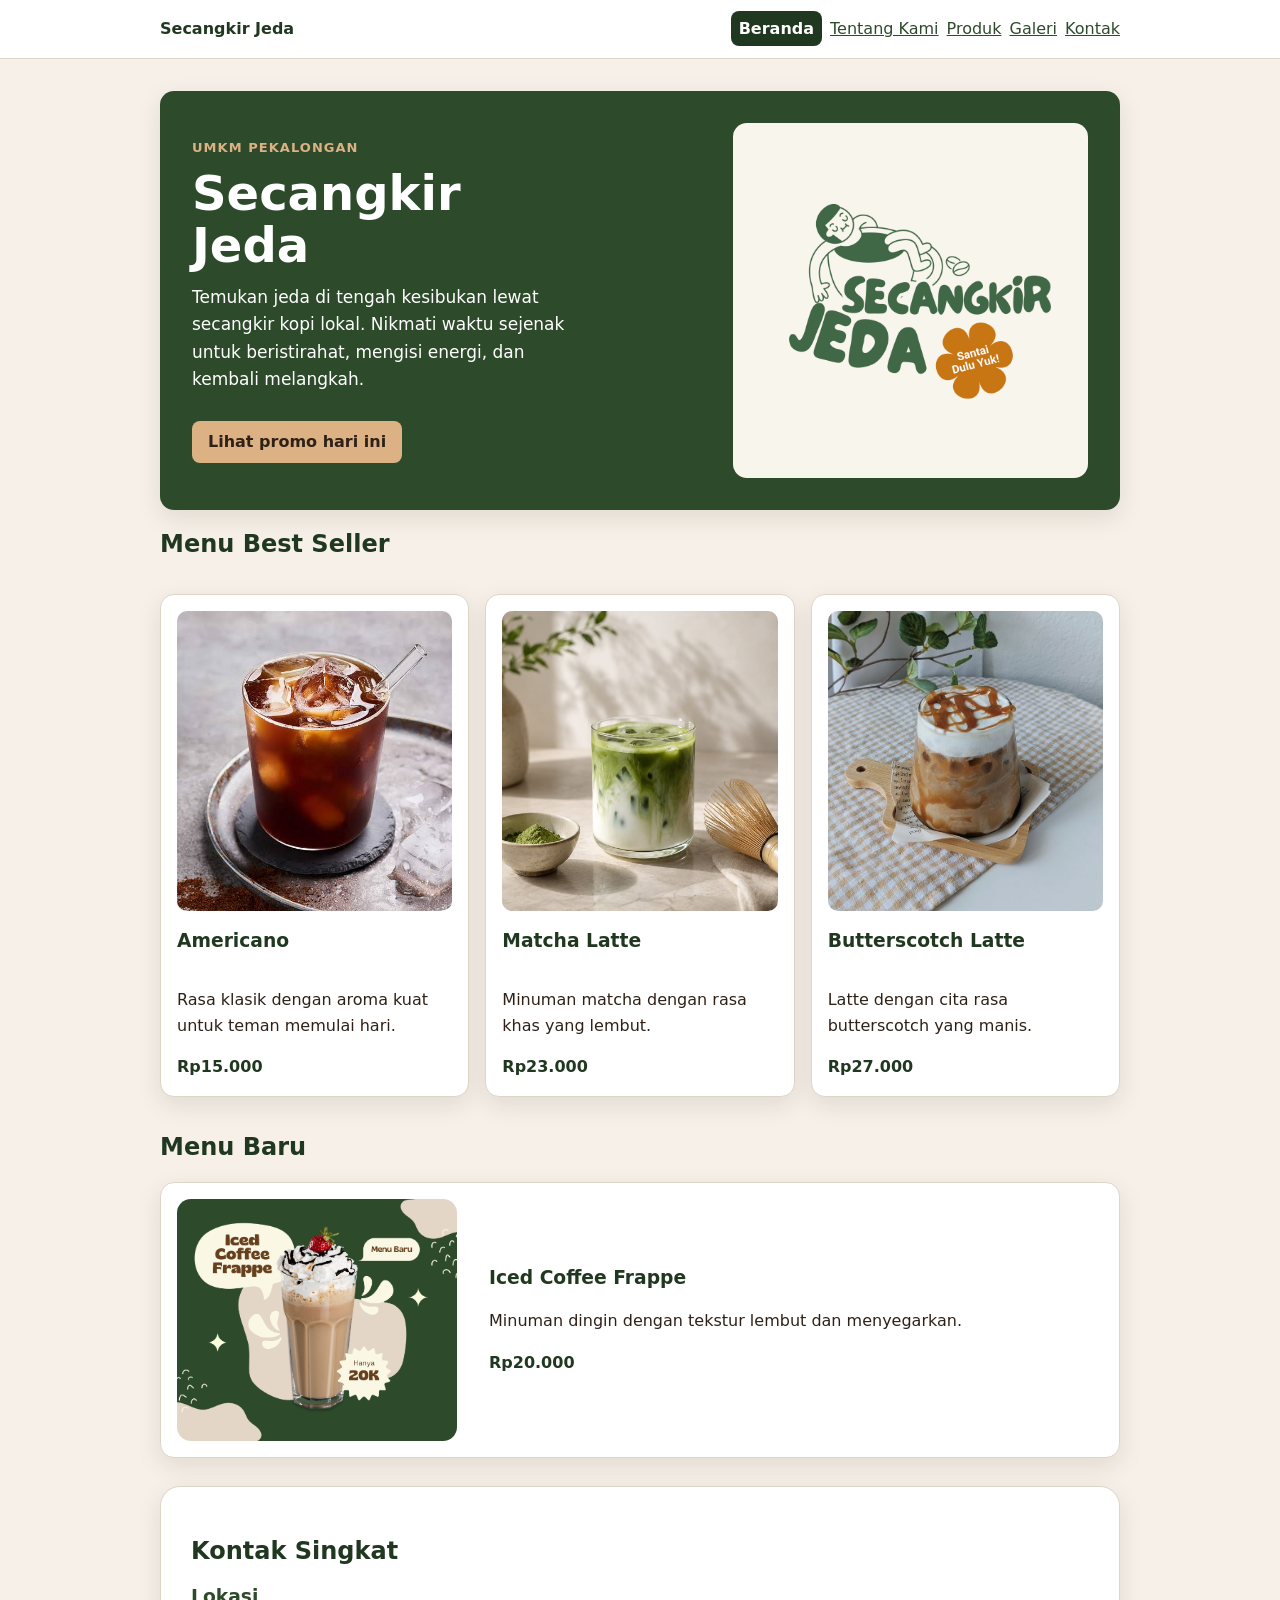
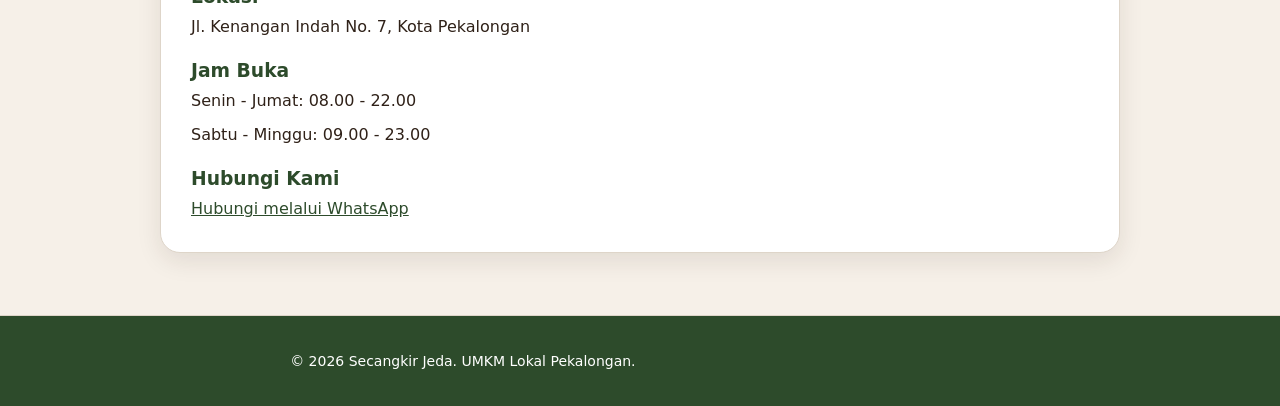
<file: index.html>
<!DOCTYPE html>
<html lang="id">
<head>
    <meta charset="UTF-8">
    <meta name="viewport" content="width=device-width, initial-scale=1">
    <title>Secangkir Jeda - Website UMKM</title>
    <link rel="stylesheet" href="css/style.css">
    <script src="js/app.js" defer></script>
</head>

<body>
    <a class="skip-link" href="#main-content">Lewati ke konten utama</a>
    <header class="site-header">
        <nav class="nav" aria-label="Navigasi utama">
            <a class="brand" href="index.html">Secangkir Jeda</a>
            <button class="menu-toggle" id="menuToggle" type="button" aria-label="Buka menu navigasi" aria-expanded="false" aria-controls="navMenu">☰</button>
            <ul class="nav-menu" id="navMenu">
                <li><a aria-current="page" href="index.html">Beranda</a></li>
                <li><a href="tentang.html">Tentang Kami</a></li>
                <li><a href="produk.html">Produk</a></li>
                <li><a href="galeri.html">Galeri</a></li>
                <li><a href="kontak.html">Kontak</a></li>
            </ul>
        </nav>
    </header>

    <main id="main-content" class="page">
        <section class="hero" aria-labelledby="hero-title">
            <div class="hero-content">
                <p class="eyebrow">UMKM Pekalongan</p>
                <h1 id="hero-title">Secangkir Jeda</h1>
                <p>Temukan jeda di tengah kesibukan lewat secangkir kopi lokal. Nikmati waktu sejenak untuk beristirahat, mengisi energi, dan kembali melangkah.
                </p>
                <button id="promoButton" type="button">Lihat promo hari ini
                </button>
            </div>
             </div>
            <img class="hero-image" src="assets/images/secangkir_jeda.png" width="640" height="360" alt="Etalase Kopi Nusa berisi kemasan kopi lokal" />
        </section>

        <section class="products" aria-label="Menu Best Seller">
            <h2>Menu Best Seller</h2>
                <div class="product-grid">
                    <article class="product-card">
                        <img src="assets/images/americano.jpeg" alt="Americano">
                        <h3>Americano</h3>
                        <p>Rasa klasik dengan aroma kuat untuk teman memulai hari.</p>
                        <span class="price">Rp15.000</span>
                    </article>

                    <article class="product-card">
                        <img src="assets/images/matcha.jpg" alt="Matcha Latte">
                        <h3>Matcha Latte</h3>
                        <p>Minuman matcha dengan rasa khas yang lembut.</p>
                        <span class="price">Rp23.000</span>
                    </article>

                    <article class="product-card">
                        <img src="assets/images/butterscotch.jpeg" alt="Butterscotch Latte">
                        <h3>Butterscotch Latte</h3>
                        <p>Latte dengan cita rasa butterscotch yang manis.</p>
                        <span class="price">Rp27.000</span>
                    </article>
                </div>
        </section>

        <section class="products" aria-label="Menu Baru">
            <h2>Menu Baru</h2>
            <div class="product-list">
                <article class="product-card frappe-card">
                    <img src="assets/images/frappe.png" alt="Frappe">
                    <div>
                    <h3>Iced Coffee Frappe</h3>
                    <p>Minuman dingin dengan tekstur lembut dan menyegarkan.</p>
                    <p class="price">Rp20.000</p>
                    </div>
                </article>
            </div>
        </section>

        <section
            class="contact-section"
            id="kontak"
            aria-labelledby="kontak-title"
        >

            <h2 id="kontak-title">
                Kontak Singkat
            </h2>
            <h3>Lokasi</h3>
            <p>
                Jl. Kenangan Indah No. 7, Kota Pekalongan
            </p>
            <h3>Jam Buka</h3>
            <p>
                Senin - Jumat: 08.00 - 22.00
            </p>
            <p>
                Sabtu - Minggu: 09.00 - 23.00
            </p>
            <h3>Hubungi Kami</h3>
            <a href="https://wa.me/847584729843">Hubungi melalui WhatsApp</a>
        </section>

    </main>

    <footer class="site-footer">
        <div class="page">
            <p>
                &copy; 2026 Secangkir Jeda. UMKM Lokal Pekalongan.
            </p>
        </div>
    </footer>

    <script src="js/script.js"></script>

</body>
</html>
</file>
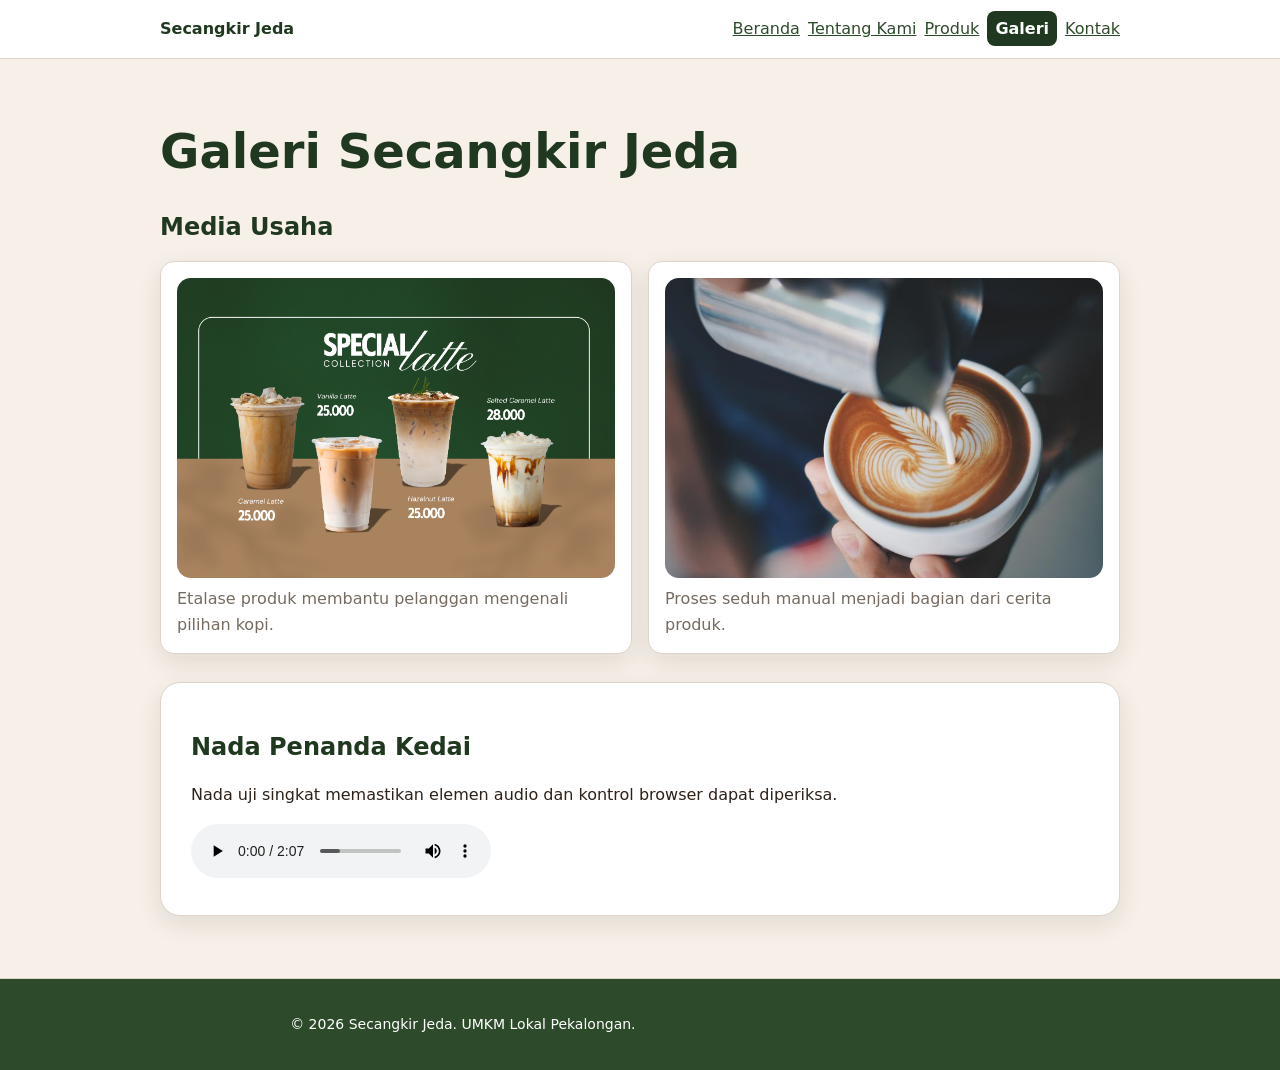
<file: galeri.html>
<!doctype html>
<html lang="id">
  <head>
    <meta charset="utf-8" />
    <meta name="viewport" content="width=device-width, initial-scale=1" />
    <title>Produk Kopi Nusa - Website UMKM</title>
    <link rel="stylesheet" href="css/style.css" />
    <script src="js/app.js" defer></script>
  </head>

  <body>
    <a class="skip-link" href="#konten">Lewati ke konten utama</a>
    <header class="site-header">
       <nav class="nav" aria-label="Navigasi utama">
            <a class="brand" href="index.html">Secangkir Jeda</a>
            <button class="menu-toggle" id="menuToggle" type="button" aria-label="Buka menu navigasi" aria-expanded="false" aria-controls="navMenu">☰</button>
            <ul class="nav-menu" id="navMenu">
                <li><a href="index.html">Beranda</a></li>
                <li><a href="tentang.html">Tentang Kami</a></li>
                <li><a href="produk.html">Produk</a></li>
                <li><a aria-current="page" href="galeri.html">Galeri</a></li>
                <li><a href="kontak.html">Kontak</a></li>
            </ul>
        </nav>
    </header>
    
      <main id="konten" class="page">
        <h1>Galeri Secangkir Jeda</h1>
        <section aria-labelledby="media-title">
            <h2 id="media-title">Media Usaha</h2>
            <div class="gallery-grid">
                <figure class="media-card">
                    <img
                        src="assets/images/latte.png"
                        alt="Etalase Secangkir Jeda berisi kemasan kopi lokal"
                        class="latte-image"
                    />
                    <figcaption>
                        Etalase produk membantu pelanggan mengenali pilihan kopi.
                    </figcaption>
                </figure>

                <figure class="media-card">
                    <img
                        src="assets/images/proses_seduh.jpeg"
                        width="640"
                        height="360"
                        loading="lazy"
                        alt="Barista menuang air panas ke dripper kopi"
                        class="process-image"
                    />
                    <figcaption>
                        Proses seduh manual menjadi bagian dari cerita produk.
                    </figcaption>
                </figure>
            </div>
        </section>

      <section class="products-section" aria-labelledby="audio-title">
          <h2 id="audio-title">Nada Penanda Kedai</h2>

          <p id="audio-note">
              Nada uji singkat memastikan elemen audio dan kontrol browser dapat diperiksa.
          </p>

          <audio
              controls
              aria-describedby="audio-note"
              src="assets/audio/cafe-music.mp3"
          >
              Browser Anda tidak mendukung pemutar audio.
          </audio>
      </section>

  </main>

    <footer class="site-footer">
        <div class="page">
            <p>&copy; 2026 Secangkir Jeda. UMKM Lokal Pekalongan.</p>
        </div>
    </footer>
    <script src="js/script.js"></script>
  </body>
</html>
</file>
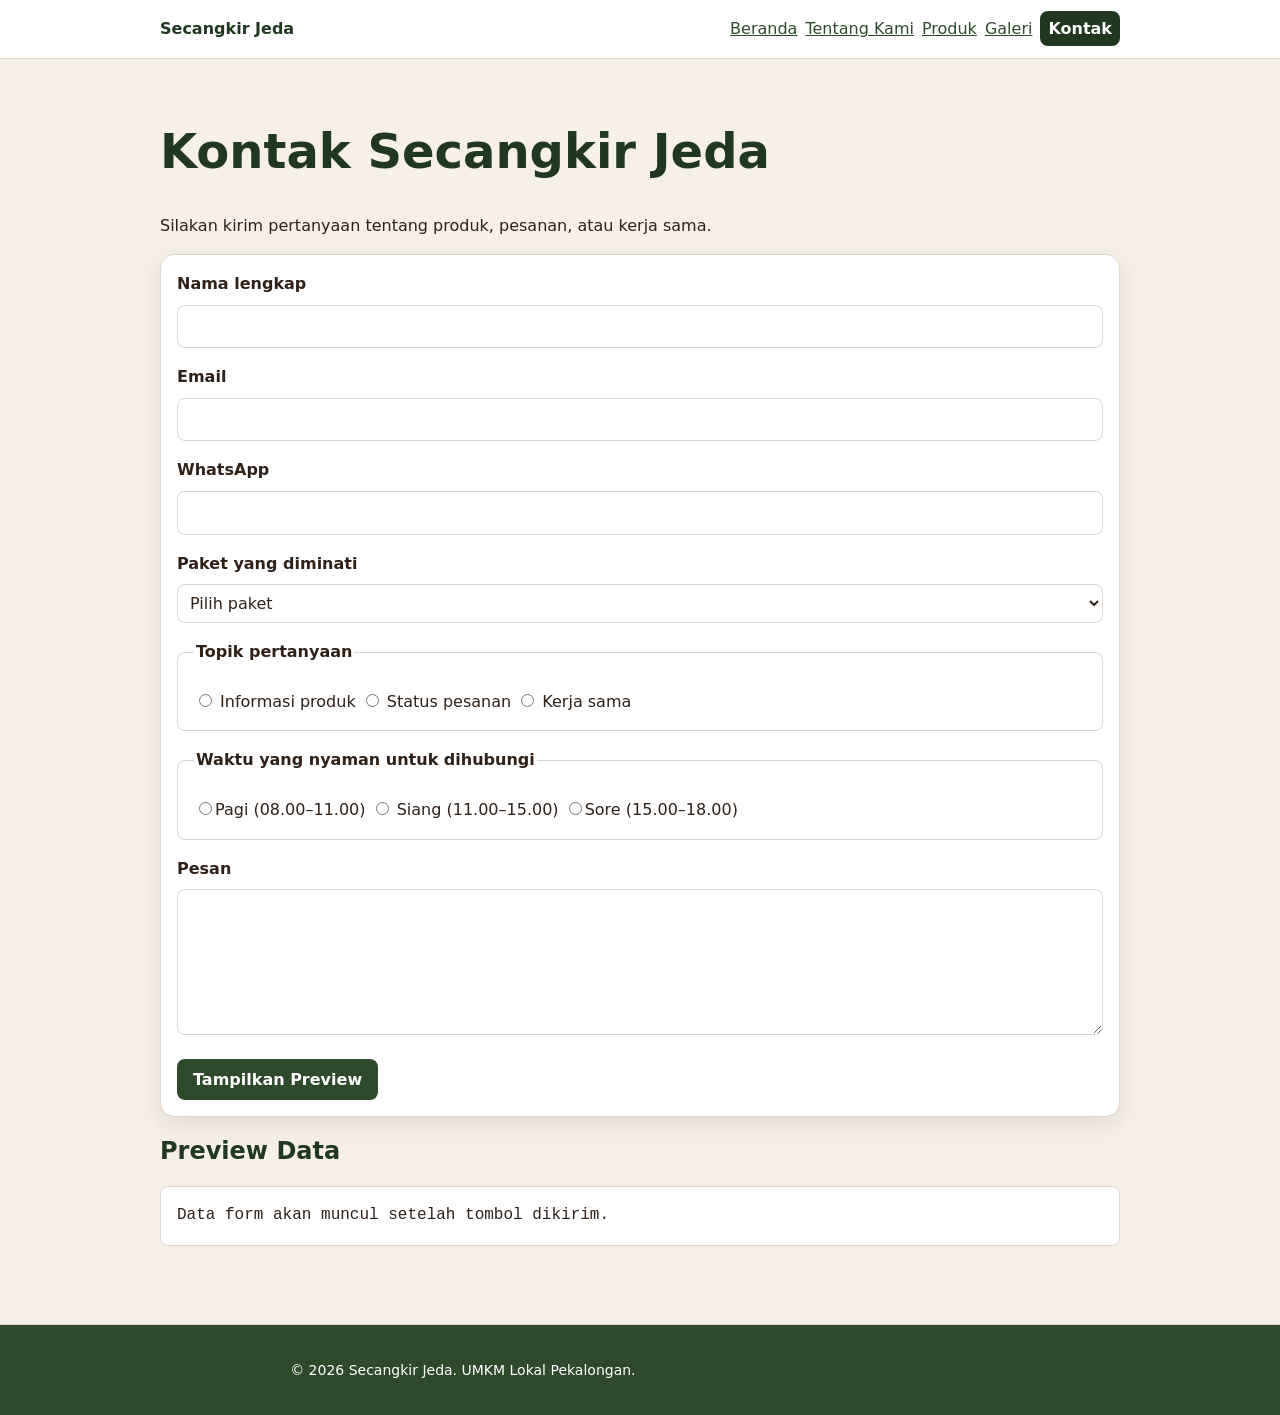
<file: kontak.html>
<!doctype html>
<html lang="id">
  <head>
    <meta charset="utf-8" />
    <meta name="viewport" content="width=device-width, initial-scale=1" />
    <title>Kontak Secangkir Jeda - Website UMKM</title>
    <link rel="stylesheet" href="css/style.css" />
    <script src="js/form.js" defer></script>
    <script src="js/app.js" defer></script>
  </head>
  <body>
    <a class="skip-link" href="#konten">Lewati ke konten utama</a>
    <header class="site-header">
        <nav class="nav" aria-label="Navigasi utama">
            <a class="brand" href="index.html">Secangkir Jeda</a>
            <button class="menu-toggle" id="menuToggle" type="button" aria-label="Buka menu navigasi" aria-expanded="false" aria-controls="navMenu">☰</button>
            <ul class="nav-menu" id="navMenu">
                <li><a href="index.html">Beranda</a></li>
                <li><a href="tentang.html">Tentang Kami</a></li>
                <li><a href="produk.html">Produk</a></li>
                <li><a href="galeri.html">Galeri</a></li>
                <li><a aria-current="page" href="kontak.html">Kontak</a></li>
            </ul>
        </nav>
    </header>
    <main id="konten" class="page">
      <h1>Kontak Secangkir Jeda</h1>
      <p>Silakan kirim pertanyaan tentang produk, pesanan, atau kerja sama.</p>
        <form id="form-kontak" action="#" method="post">
            <div class="field">
                <label for="nama">Nama lengkap</label>
                <input id="nama" name="nama" type="text" autocomplete="name" required minlength="3" />
            </div>

            <div class="field">
                <label for="email">Email</label>
                <input id="email" name="email" type="email" autocomplete="email" required />
            </div>

            <div class="field">
                <label for="whatsapp">WhatsApp</label>
                <input id="whatsApp" name="whatsApp" type="tel" autocomplete="whatsApp" required />
            </div>

        <div class="field">
            <label for="paket">Paket yang diminati</label>
            <select id="paket" name="paket" required>
                <option value="">Pilih paket</option>
                <option value="rumahan">Paket rumahan</option>
                <option value="kantor">Paket kantor</option>
                <option value="reseller">Paket reseller</option>
            </select>
        </div>

        <fieldset>
            <legend>Topik pertanyaan</legend>
            <label><input type="radio" name="topik" value="produk" required /> Informasi produk</label>
            <label><input type="radio" name="topik" value="pesanan" /> Status pesanan</label>
            <label><input type="radio" name="topik" value="kerja-sama" /> Kerja sama</label>
        </fieldset>

        <fieldset>
            <legend>Waktu yang nyaman untuk dihubungi</legend>
            <label><input type="radio" name="waktu-kontak" value="pagi" required />Pagi (08.00–11.00)</label>
            <label><input type="radio" name="waktu-kontak" value="siang" /> Siang (11.00–15.00)</label>
            <label><input type="radio" name="waktu-kontak" value="sore" />Sore (15.00–18.00)</label>
        </fieldset>

        <div class="field">
            <label for="pesan">Pesan</label>
            <textarea id="pesan" name="pesan" rows="5" required minlength="10"></textarea>
        </div>

        <button type="submit">Tampilkan Preview</button>
        </form>

        <section aria-labelledby="preview-title">
            <h2 id="preview-title">Preview Data</h2>
            <pre id="preview-form" aria-live="polite">Data form akan muncul setelah tombol dikirim.</pre>
        </section>
    </main>
    <footer class="site-footer">
        <div class="page">
            <p>
                &copy; 2026 Secangkir Jeda. UMKM Lokal Pekalongan.
            </p>
        </div>
    </footer>
    <script src="js/script.js"></script>
  </body>
</html>
</file>
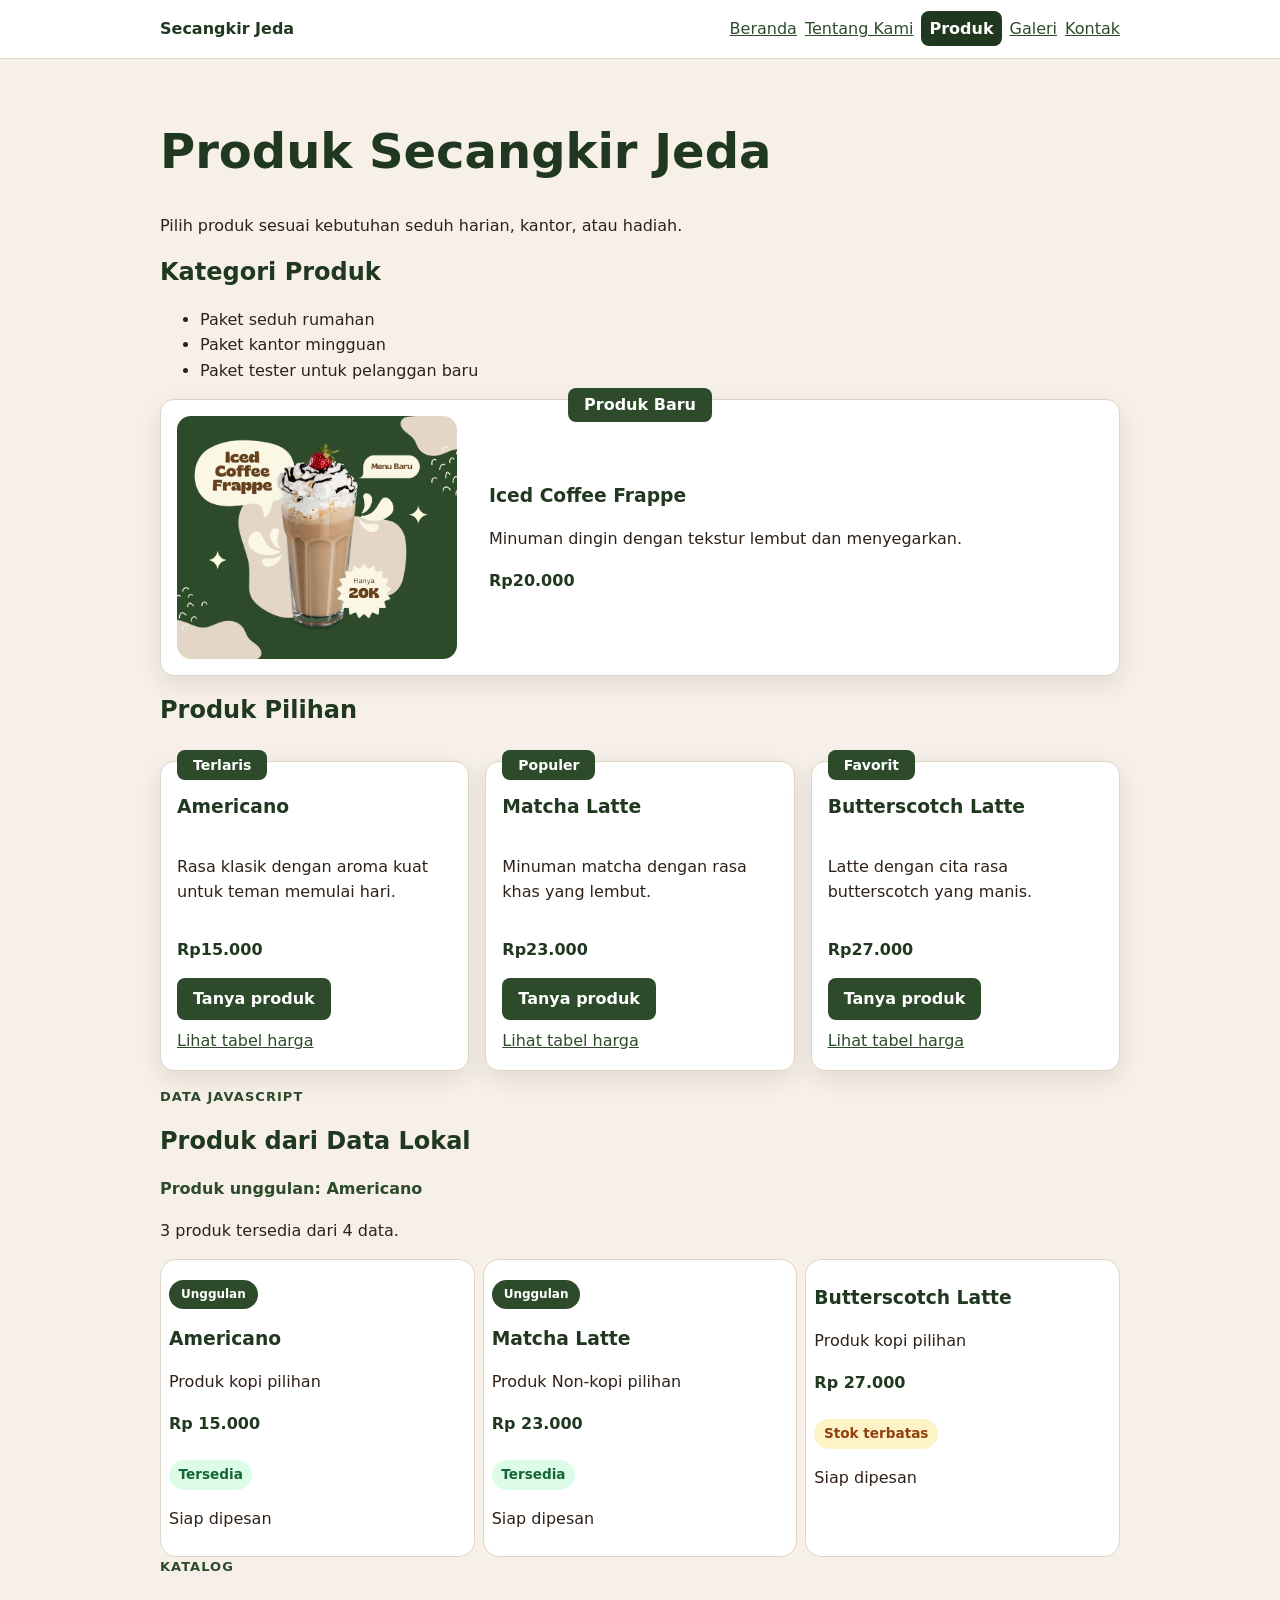
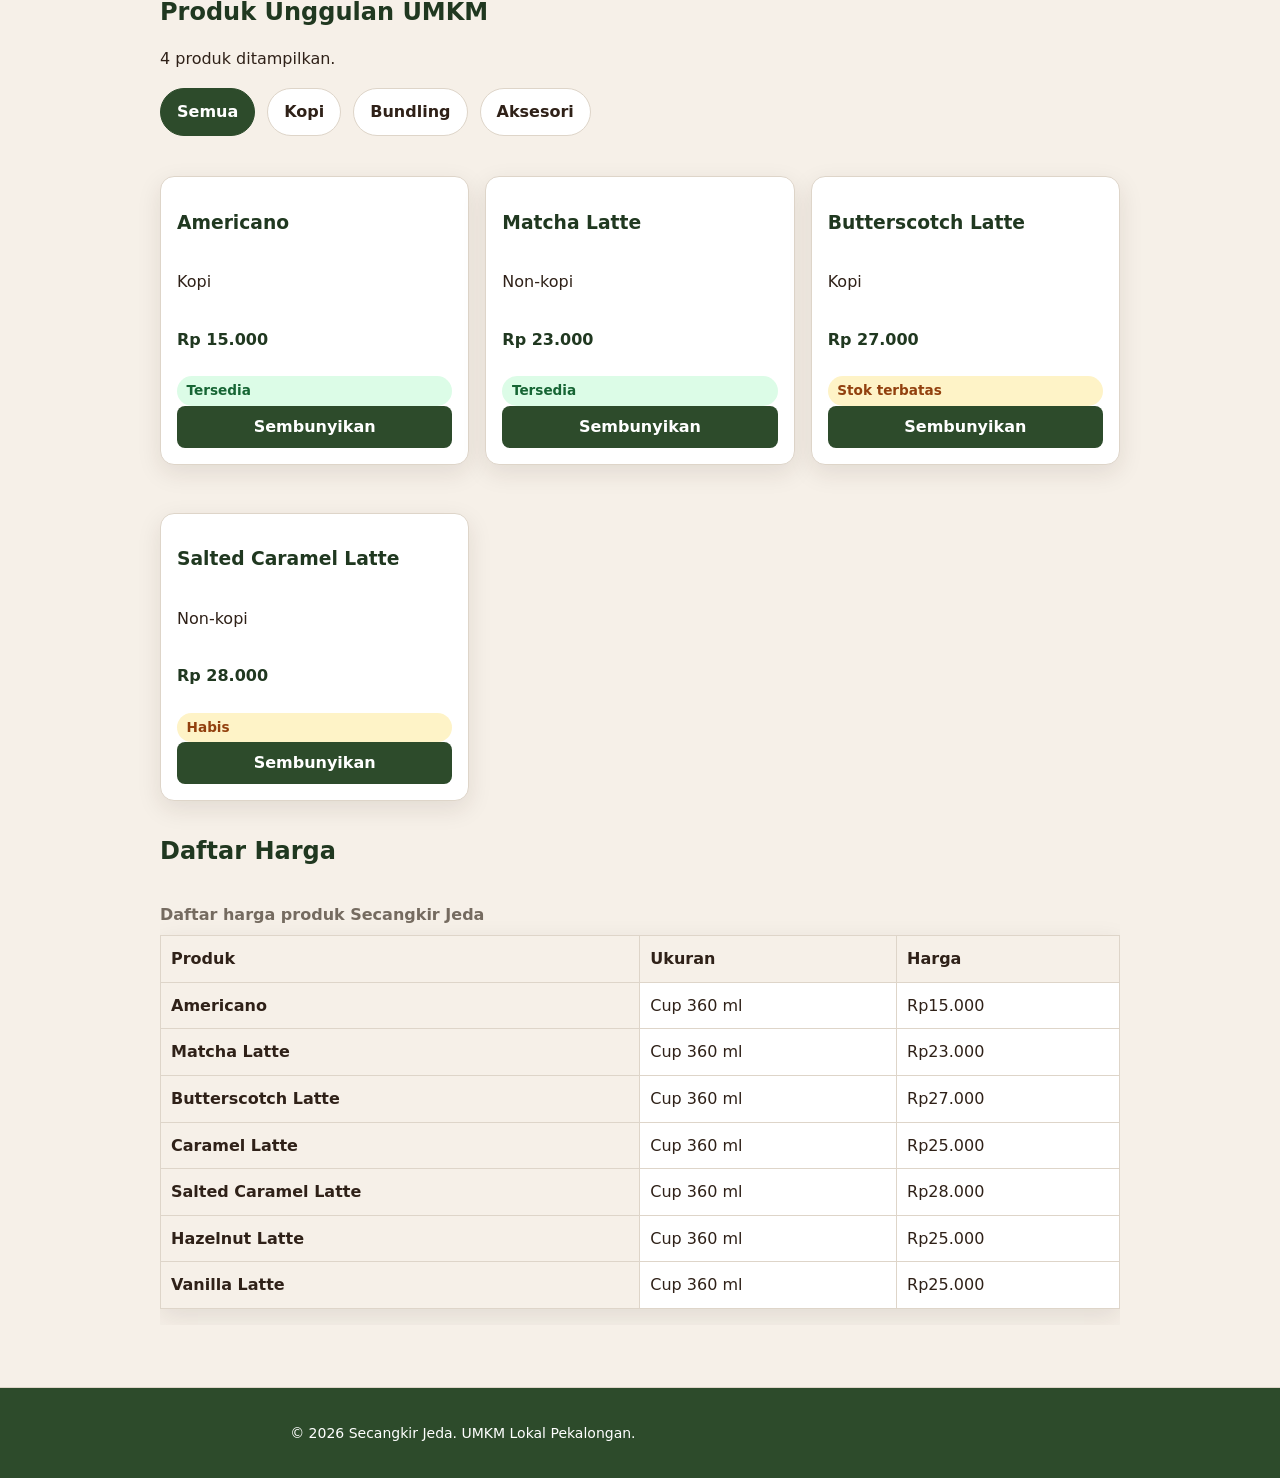
<file: produk.html>
<!doctype html>
<html lang="id">
  <head>
    <meta charset="utf-8" />
    <meta name="viewport" content="width=device-width, initial-scale=1" />
    <title>Produk Secangkir Jeda - Website UMKM</title>
    <link rel="stylesheet" href="css/style.css" />
    <script src="js/app.js" defer></script>
  </head>

  <body>
    <a class="skip-link" href="#konten">Lewati ke konten utama</a>
    <header class="site-header">
        <nav class="nav" aria-label="Navigasi utama">
            <a class="brand" href="index.html">Secangkir Jeda</a>
            <button class="menu-toggle" id="menuToggle" type="button" aria-label="Buka menu navigasi" 
            aria-expanded="false" aria-controls="navMenu">☰</button>
            <ul class="nav-menu" id="navMenu">
                <li><a href="index.html">Beranda</a></li>
                <li><a href="tentang.html">Tentang Kami</a></li>
                <li><a aria-current="page" href="produk.html">Produk</a></li>
                <li><a href="galeri.html">Galeri</a></li>
                <li><a href="kontak.html">Kontak</a></li>
            </ul>
        </nav>
    </header>

    <main id="konten" class="page">
      <h1>Produk Secangkir Jeda</h1>
      <p>Pilih produk sesuai kebutuhan seduh harian, kantor, atau hadiah.</p>

      <section aria-labelledby="kategori-title">
        <h2 id="kategori-title">Kategori Produk</h2>
        <ul>
          <li>Paket seduh rumahan</li>
          <li>Paket kantor mingguan</li>
          <li>Paket tester untuk pelanggan baru</li>
        </ul>
      </section>

      <section class="products" aria-labelledby="produk-baru-title">
        <div class="product-list">
          <article class="product-card frappe-card">
            <span class="frappe-badge">Produk Baru</span>
            <img src="assets/images/frappe.png" alt="Iced Coffee Frappe">
            <div>
              <h3>Iced Coffee Frappe</h3>
              <p>Minuman dingin dengan tekstur lembut dan menyegarkan.</p>
              <p class="price">Rp20.000</p>
            </div>
          </article>
        </div>
      </section>

      <section aria-labelledby="produk-pilihan-title">
        <h2 id="produk-pilihan-title">Produk Pilihan</h2>
        <div class="product-grid">
          <article class="product-card">
            <span class="product-badge">Terlaris</span>
            <h3>Americano</h3>
            <p>Rasa klasik dengan aroma kuat untuk teman memulai hari.</p>
            <p class="price">Rp15.000</p>
            <div class="card-actions">
              <a class="button" href="kontak.html">Tanya produk</a>
              <a href="#harga-title">Lihat tabel harga</a>
            </div>
          </article>

          <article class="product-card">
            <span class="product-badge">Populer</span>
            <h3>Matcha Latte</h3>
            <p>Minuman matcha dengan rasa khas yang lembut.</p>
            <p class="price">Rp23.000</p>
            <div class="card-actions">
              <a class="button" href="kontak.html">Tanya produk</a>
              <a href="#harga-title">Lihat tabel harga</a>
            </div>
          </article>

          <article class="product-card">
            <span class="product-badge">Favorit</span>
            <h3>Butterscotch Latte</h3>
            <p>Latte dengan cita rasa butterscotch yang manis.</p>
            <p class="price">Rp27.000</p>
            <div class="card-actions">
              <a class="button" href="kontak.html">Tanya produk</a>
              <a href="#harga-title">Lihat tabel harga</a>
            </div>
          </article>
        </div>
      </section>

      <section class="section" aria-labelledby="produk-dinamis-title">
        <div class="section-header">
          <p class="eyebrow">Data JavaScript</p>
          <h2 id="produk-dinamis-title">Produk dari Data Lokal</h2>
          <p id="produk-unggulan">Produk unggulan akan ditentukan melalui JavaScript.</p>
          <p id="produk-ringkasan">Data produk akan dimuat melalui JavaScript.</p>
        </div>
        <div id="produk-dinamis" class="js-product-grid"></div>
      </section>

      <section class="product-section" aria-labelledby="produk-title">
        <div class="section-heading">
          <p class="eyebrow">Katalog</p>
          <h2 id="produk-title">Produk Unggulan UMKM</h2>
          <p id="produk-status" class="produk-status">Produk belum dimuat.</p>
        </div>

        <div class="filter-bar" aria-label="Filter kategori produk">
          <button type="button" class="filter-button is-active" data-filter="Semua">Semua</button>
          <button type="button" class="filter-button" data-filter="Kopi">Kopi</button>
          <button type="button" class="filter-button" data-filter="Bundling">Bundling</button>
          <button type="button" class="filter-button" data-filter="Aksesori">Aksesori</button>
        </div>

        <div id="produk-grid" class="product-grid" aria-live="polite"></div>
      </section>

      <section aria-labelledby="harga-title">
        <h2 id="harga-title">Daftar Harga</h2>

        <div class="table-scroll" role="region" aria-labelledby="daftar-harga-caption" tabindex="0">
          <table>
            <caption id="daftar-harga-caption">Daftar harga produk Secangkir Jeda</caption>
            <thead>
              <tr>
                <th scope="col">Produk</th>
                <th scope="col">Ukuran</th>
                <th scope="col">Harga</th>
              </tr>
            </thead>

            <tbody>
              <tr>
                <th scope="row">Americano</th>
                <td>Cup 360 ml</td>
                <td>Rp15.000</td>
              </tr>

              <tr>
                <th scope="row">Matcha Latte</th>
                <td>Cup 360 ml</td>
                <td>Rp23.000</td>
              </tr>

              <tr>
                <th scope="row">Butterscotch Latte</th>
                <td>Cup 360 ml</td>
                <td>Rp27.000</td>
              </tr>

              <tr>
                <th scope="row">Caramel Latte</th>
                <td>Cup 360 ml</td>
                <td>Rp25.000</td>
              </tr>

              <tr>
                <th scope="row">Salted Caramel Latte</th>
                <td>Cup 360 ml</td>
                <td>Rp28.000</td>
              </tr>

              <tr>
                <th scope="row">Hazelnut Latte</th>
                <td>Cup 360 ml</td>
                <td>Rp25.000</td>
              </tr>

              <tr>
                <th scope="row">Vanilla Latte</th>
                <td>Cup 360 ml</td>
                <td>Rp25.000</td>
              </tr>
            </tbody>
          </table>
        </div>
      </section>
    </main>

    <footer class="site-footer">
        <div class="page">
            <p>
                &copy; 2026 Secangkir Jeda. UMKM Lokal Pekalongan.
            </p>
        </div>
    </footer>
    <script src="js/script.js"></script>
  </body>
</html>
</file>
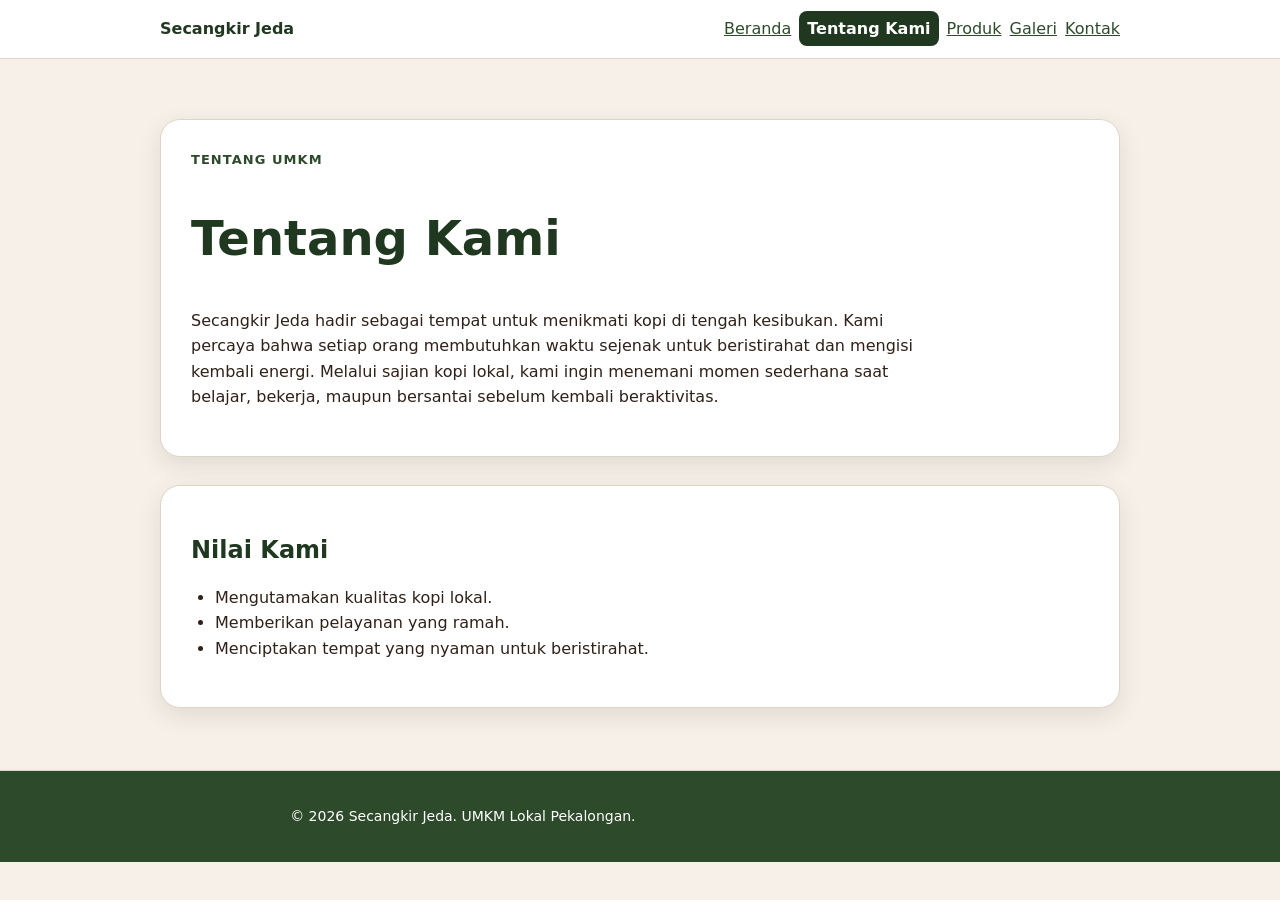
<file: tentang.html>
<!DOCTYPE html>
<html lang="id">

<head>
    <meta charset="UTF-8">
    <meta name="viewport" content="width=device-width, initial-scale=1">
    <title>Tentang Kami - Secangkir Jeda</title>
    <link rel="stylesheet" href="css/style.css">
    <script src="js/app.js" defer></script>
</head>

<body>

    <a class="skip-link" href="#main-content">Lewati ke konten utama</a>

    <header class="site-header">
        <nav class="nav" aria-label="Navigasi utama">
            <a class="brand" href="index.html">Secangkir Jeda</a>
            <button class="menu-toggle" id="menuToggle" type="button" aria-label="Buka menu navigasi" aria-expanded="false" aria-controls="navMenu">☰</button>
            <ul class="nav-menu" id="navMenu">
                <li><a href="index.html">Beranda</a></li>
                <li><a aria-current="page" href="tentang.html">Tentang Kami</a></li>
                <li><a href="produk.html">Produk</a></li>
                <li><a href="galeri.html">Galeri</a></li>
                <li><a href="kontak.html">Kontak</a></li>
            </ul>
        </nav>
    </header>

    <main id="main-content" class="page">
        <section class="about-section" aria-labelledby="tentang-title">
            <p class="eyebrow">Tentang UMKM</p>
            <h1 id="tentang-title">Tentang Kami</h1>
            <p>
                Secangkir Jeda hadir sebagai tempat untuk menikmati kopi di tengah kesibukan.
                Kami percaya bahwa setiap orang membutuhkan waktu sejenak untuk beristirahat 
                dan mengisi kembali energi. Melalui sajian kopi lokal, kami ingin menemani momen 
                sederhana saat belajar, bekerja, maupun bersantai sebelum kembali beraktivitas.
            </p>
        </section>

        <section class="about-section" aria-labelledby="nilai-title">
            <h2 id="nilai-title">Nilai Kami</h2>
            <ul>
                <li>Mengutamakan kualitas kopi lokal.</li>
                <li>Memberikan pelayanan yang ramah.</li>
                <li>Menciptakan tempat yang nyaman untuk beristirahat.</li>
            </ul>
        </section>
    </main>

    <footer class="site-footer">
        <div class="page">
            <p>&copy; 2026 Secangkir Jeda. UMKM Lokal Pekalongan.</p>
        </div>
    </footer>
    <script src="js/script.js"></script>
</body>

</html>
</file>
<file: css/style.css>
:root {
  --color-primary: #2d4b2b;
  --color-primary-strong: #203820;
  --color-text: #2f2118;
  --color-muted: #756b60;
  --color-surface: #ffffff;
  --color-surface-soft: #f6f0e8;
  --color-border: #ded5c9;
  --color-focus: #dcb183;
  --space-1: 0.5rem;
  --space-2: 0.5rem;
  --space-3: 1rem;
  --space-4: 0.5rem;
  --space-5: 2rem;
  --radius-sm: 0.5rem;
  --radius-md: 0.875rem;
  --shadow-card: 0 0.5rem 1.5rem rgb(47 33 24 / 0.1);
}

*,
*::before,
*::after {
  box-sizing: border-box;
}

html { color-scheme: light; }

body {
  margin: 0;
  color: var(--color-text);
  background: var(--color-surface-soft);
  font-family: system-ui, -apple-system, BlinkMacSystemFont, "Segoe UI", sans-serif;
  font-size: 1rem;
  line-height: 1.6;
}

img { max-width: 100%; height: auto; }
a { color: var(--color-primary); }
a:hover { color: var(--color-primary-strong); }
:focus-visible { outline: 3px solid var(--color-focus); outline-offset: 3px; }

.skip-link {
  position: absolute;
  top: -5rem;
  left: var(--space-3);
  padding: var(--space-2) var(--space-3);
  color: var(--color-surface);
  background: var(--color-text);
}
.skip-link:focus { top: var(--space-3); }

.hero {
    padding: 50px;
    color: white;
    background: var(--color-primary);
    border-radius: 28px;
    box-shadow: var(--shadow-card);
}

.hero-content {
    display: inline-block;
    width: 75%;
    margin-right: 20px;
    font-size: 1rem;
}

.eyebrow {
    margin: 0 0 8px;
    color: #e7c99e;
    font-size: 13px;
    font-weight: bold;
    letter-spacing: 0.15em;
    text-transform: uppercase;
}

.hero h1 {
    margin: 0 0 12px;
    font-size: clamp(2rem, 6vw, 3rem);
    line-height: 1.1;
    color: white;
}

.hero-content > p:not(.eyebrow) {
    margin: 0 0 28px;
    font-size: 17px;
}

.hero-image {
    display: inline-block;
    width: 330px;
}

.hero-image img {
    display: block;
    width: 100%;
    height: 250px;
    object-fit: cover;
    background: #f6f0e8;
    border-radius: 22px;
}

button {
    padding: 13px 20px;
    color: #2f2118;
    font-weight: bold;
    cursor: pointer;
    background: #dcb183;
    border: none;
    border-radius: 10px;
}

button:hover {
    background: #efd0a8;
}

.site-header,
.site-footer {
  padding: var(--space-3) var(--space-4);
  background: var(--color-surface);
  border-bottom: 1px solid var(--color-border);
}
.site-footer {
  margin-top: var(--space-5);
  color: var(--color-muted);
  text-align: center;
  border-top: 1px solid var(--color-border);
  border-bottom: 0;
}
.nav,
.page { width: min(100% - 2rem, 60rem); margin-inline: auto; }
.brand {
  display: inline-block;
  margin-bottom: var(--space-2);
  color: var(--color-primary-strong);
  font-weight: 800;
  text-decoration: none;
}
.nav ul { padding: 0; margin: 0; list-style: none; }
.nav li { display: inline-block; margin: 0 var(--space-2) var(--space-1) 0; }
.nav a[aria-current="page"] {
  padding: var(--space-1) var(--space-2);
  color: white;
  font-weight: 700;
  text-decoration: none;
  background: var(--color-primary-strong);
  border-radius: var(--radius-sm);
}
.page { padding-block: var(--space-5); }

button:focus-visible { outline: 3px solid #dcb183; outline-offset: 3px; }

.hero {
  padding: var(--space-5);
  color: var(--color-surface);
  background: var(--color-primary);
  border-radius: var(--radius-md);
}

h1,
h2,
h3 { line-height: 1.2; text-wrap: balance; color: var(--color-primary-strong); }
h1 { font-size: clamp(2rem, 6vw, 3rem); }
p,
li { max-width: 68ch; }
.eyebrow { color: var(--color-primary); font-weight: 800; letter-spacing: 0.08em; text-transform: uppercase; }
.hero .eyebrow { color: var(--color-focus)}
.price { color: var(--color-primary-strong); font-weight: 800; }

.button,
button {
  display: inline-block;
  padding: var(--space-2) var(--space-3);
  color: var(--color-surface);
  font: inherit;
  font-weight: 700;
  text-decoration: none;
  cursor: pointer;
  background: var(--color-primary);
  border: 0;
  border-radius: var(--radius-sm);
}

.button:hover,
button:hover { color: var(--color-surface); background: var(--color-primary-strong); }
.hero button { color: var(--color-text); background: var(--color-focus); }
.hero button:hover { color: var(--color-text); background: #fde68a; }

.product-card,
table,
form {
  margin-block: var(--space-3);
  padding: var(--space-3);
  background: var(--color-surface);
  border: 1px solid var(--color-border);
  border-radius: var(--radius-md);
  box-shadow: var(--shadow-card);
}

.media-card {
  padding: 0;
  background: transparent;
  border: none;
  box-shadow: none;
}

figure { margin-inline: 0; }
figcaption,
caption { color: var(--color-muted); }
table { width: 100%; border-collapse: collapse; border-radius: 0; }
caption { margin-bottom: var(--space-2); font-weight: 700; text-align: left; }
th,
td { padding: var(--space-2); text-align: left; border: 1px solid var(--color-border); }
th { background: var(--color-surface-soft); }

.field { margin-bottom: var(--space-3); }
.field label,
legend { display: block; margin-bottom: var(--space-1); font-weight: 700; }
.field input,
.field select,
.field textarea {
  width: 100%;
  padding: var(--space-2);
  color: inherit;
  font: inherit;
  background: var(--color-surface);
  border: 1px solid var(--color-border);
  border-radius: var(--radius-sm);
}
input[type="radio"],
input[type="checkbox"] { width: auto; }
fieldset {
  margin: 0 0 var(--space-3);
  padding: var(--space-3);
  border: 1px solid var(--color-border);
  border-radius: var(--radius-sm);
}
audio { max-width: 100%; }
#preview-form {
  padding: var(--space-3);
  white-space: pre-wrap;
  background: var(--color-surface);
  border: 1px solid var(--color-border);
  border-radius: var(--radius-sm);
}

.product-card img {
    width: 300px;
    height: 300px;
    object-fit: cover;
    border-radius: 10px;
}

.products {
    margin: 0;
    padding: 0;
}

.products-section,
.contact-section,
.about-section {
    margin-top: 28px;
    padding: 30px;
    background: var(--color-surface);
    border: 1px solid  var(--color-border);
    border-radius: 20px;
    box-shadow: var(--shadow-card);
}
.contact-section h3 {
    margin-top: 20px;
    margin-bottom: 6px;
    color: var(--color-primary);
}

.contact-section h3:first-of-type {
    margin-top: 0;
}

.contact-section p {
    margin: 0 0 8px;
}

.contact-section a {
    color:  var(--color-primary);
}

.about-section p {
    max-width: 750px;
}

.about-section ul {
    padding-left: 24px;
}

.site-footer {
    margin-top: 30px;
    color: var(--color-surface);
    background: var(--color-primary);
}

.site-footer .page {
    padding-top: 18px;
    padding-bottom: 18px;
}

.site-footer p {
    margin: 0;
    text-align: center;
    font-size: 14px;
}

img {
    max-width: 100%;
    height: auto;
}

figure {
    margin: 0 0 24px;
}

figcaption {
    margin-top: 8px;
    color: var(--color-muted);
}

table {
    width: 100%;
    border-collapse: collapse;
}

caption {
    margin-bottom: 8px;
    font-weight: 700;
    text-align: left;
}

th,
td {
    padding: 10px;
    text-align: left;
    border: 1px solid var(--color-border);
}

.products-section table {
    margin-top: 16px;
}

.products-section th {
    color: var(--color-primary);
    background: var(--color-surface-soft);
}

.products-section td,
.products-section th {
    vertical-align: middle;
}

.gallery-section {
    margin-top: 28px;
    padding: 30px;
    background: var(--color-surface);
    border: 1px solid var(--color-border);
    border-radius: 20px;
    box-shadow: var(--shadow-card);
}

.gallery-section h2 {
    margin-top: 0;
    color: var(--color-primary);
}

.gallery-section figure {
    margin: 20px 0;
}

.gallery-section figcaption {
    color: var(--color-muted);
}

.gallery-section audio {
    width: 100%;
    max-width: 500px;
}

.process-image {
    display: block;
    width: 300px;
    max-width: 100%;
    margin: 0 auto;
    border-radius: 16px;
}

.latte-image {
    display: block;
    width: 500px;
    max-width: 100%;
    border-radius: 16px;
    margin: 0 auto;
}

.nav {
  display: flex;
  flex-direction: column;
  gap: var(--space-3);
  align-items: flex-start;
}

.brand { margin-bottom: 0; }
.nav ul { display: flex; flex-direction: column; gap: var(--space-2); flex-wrap: wrap; }
.nav li { margin: 0; }

.product-card { 
    position: relative;
    display: flex;
    flex-direction: column;
}
.product-badge {
    position: absolute;
    top: -0.75rem;
    left: var(--space-3);
    align-self: flex-start;
    padding: 0.25rem var(--space-3);
    color: var(--color-surface);
    font-size: 0.875rem;
    font-weight: 800;
    background: var(--color-primary);
    border-radius: var(--radius-sm);
}
.card-actions {
    display: flex;
    gap: var(--space-2);
    align-items: center;
    flex-wrap: wrap;
    margin-top: auto;
}

.hero {
    display: grid;
    grid-template-columns: 1fr;
    gap: var(--space-4);
    align-items: center;
    
}
.hero-image { width: 100%; border-radius: var(--radius-md); }

.product-grid,
.gallery-grid {
    display: grid;
    grid-template-columns: 1fr;
    gap: var(--space-3);
}
.gallery-grid { grid-template-columns: 1fr; }

.gallery-grid figure {
    margin: 0;
    padding: var(--space-3);
    background: var(--color-surface);
    border: 1px solid var(--color-border);
    border-radius: var(--radius-md);
    box-shadow: var(--shadow-card);
}

.gallery-grid img {
    display: block;
    width: 100%;
    height: 300px;
    object-fit: cover;
    border-radius: var(--radius-md);
}

.frappe-card {
  display: flex;
  flex-direction: row;
  align-items: center;
  gap: var(--space-5);
}

.frappe-card img {
  width: 280px;
  height: auto;
  border-radius: var(--radius-md);
  flex-shrink: 0;
}

.frappe-badge {
    position: absolute;
    top: -0.75rem;
    left: 50%;
    transform: translateX(-50%);
    padding: 0.25rem var(--space-3);
    color: var(--color-surface);
    font-size: 1rem;
    font-weight: 800;
    background: var(--color-primary);
    border-radius: var(--radius-sm);
}

.table-scroll { max-width: 100%; overflow-x: auto; }
.table-scroll:focus-visible { outline: 3px solid var(--color-focus); outline-offset: 3px; }
.table-scroll table { min-width: 40rem; }

@media (min-width: 42rem) {
  .nav ul { flex-direction: row; }
  .gallery-grid { grid-template-columns: repeat(2, minmax(0, 1fr)); }
}

@media (min-width: 48rem) {
  .hero { grid-template-columns: 1.2fr 0.8fr; }
  .product-grid { grid-template-columns: repeat(2, minmax(0, 1fr)); }
}

@media (min-width: 60rem) {
  .nav { flex-direction: row; align-items: center; justify-content: space-between; }
  .product-grid { grid-template-columns: repeat(3, minmax(0, 1fr)); }
}

@media (max-width: 42rem) {
    .frappe-card { flex-direction: column; align-items: stretch; padding-top: 2.5rem;
    }

    .frappe-card img { width: 100%; max-width: 100%; height: auto; flex-shrink: 1;
    }
}

.js-product-grid {
  display: grid;
  grid-template-columns: repeat(auto-fit, minmax(14rem, 1fr));
  gap: var(--space-4);

}

.js-product-card {
  padding: var(--space-4);
  border: 1px solid var(--color-border);
  border-radius: 1rem;
  background: var(--color-surface);
}

.stock-badge {
  display: inline-flex;
  margin-block-start: var(--space-2);
  padding: 0.25rem 0.6rem;
  border-radius: 999px;
  font-size: 0.85rem;
  font-weight: 700;
  background: #dcfce7;
  color: #166534;
}

.stock-badge.warning {
  background: #fef3c7;
  color: #92400e;
}

.stock-badge.empty {
  background: #fee2e2;
  color: #991b1b;
}

.badge-unggulan {
  display: inline-block;
  background-color: #2d4b2b;
  color: #ffffff;
  padding: 5px 12px;
  border-radius: 20px;
  font-size: 12px;
  font-weight: bold;
  margin-top: 12px;
}

.stock-badge.warning {
  background: #fef3c7;
  color: #92400e;
}

#produk-unggulan {
  font-weight: 700;
  color: var(--color-primary, #6f3b1f);
}
.menu-toggle {
    display: none;
}

@media (max-width: 767px) {
    .nav {
        flex-direction: row;
        align-items: center;
        justify-content: space-between;
        flex-wrap: wrap;
    }

    .menu-toggle {
        display: block;
    }

    .nav ul.nav-menu {
        display: none;
        flex-direction: column;
        width: 100%;
        gap: 10px;
        padding: 10px 0;
        margin: 0;
    }

    .nav ul.nav-menu.active {
        display: flex;
    }
}

.filter-bar {
  display: flex;
  flex-wrap: wrap;
  gap: 0.75rem;
  margin-block: 1rem 1.5rem;
}

.filter-button {
  border: 1px solid var(--color-border, #cbd5e1);
  border-radius: 999px;
  background: #ffffff;
  color: var(--color-text, #1f2937);
  padding: 0.65rem 1rem;
  font-weight: 700;
  cursor: pointer;
}

.filter-button:hover,
.filter-button:focus-visible {
  border-color: var(--color-primary, #2563eb);
  outline: 3px solid rgb(37 99 235 / 20%);
  outline-offset: 2px;
}

.filter-button.is-active {
  background: var(--color-primary, #2563eb);
  border-color: var(--color-primary, #2563eb);
  color: #ffffff;
}

.empty-state {
  grid-column: 1 / -1;
  border: 1px dashed #94a3b8;
  border-radius: 1rem;
  padding: 1rem;
  background: #ffffff;
  color: #64748b;
}
</file>
